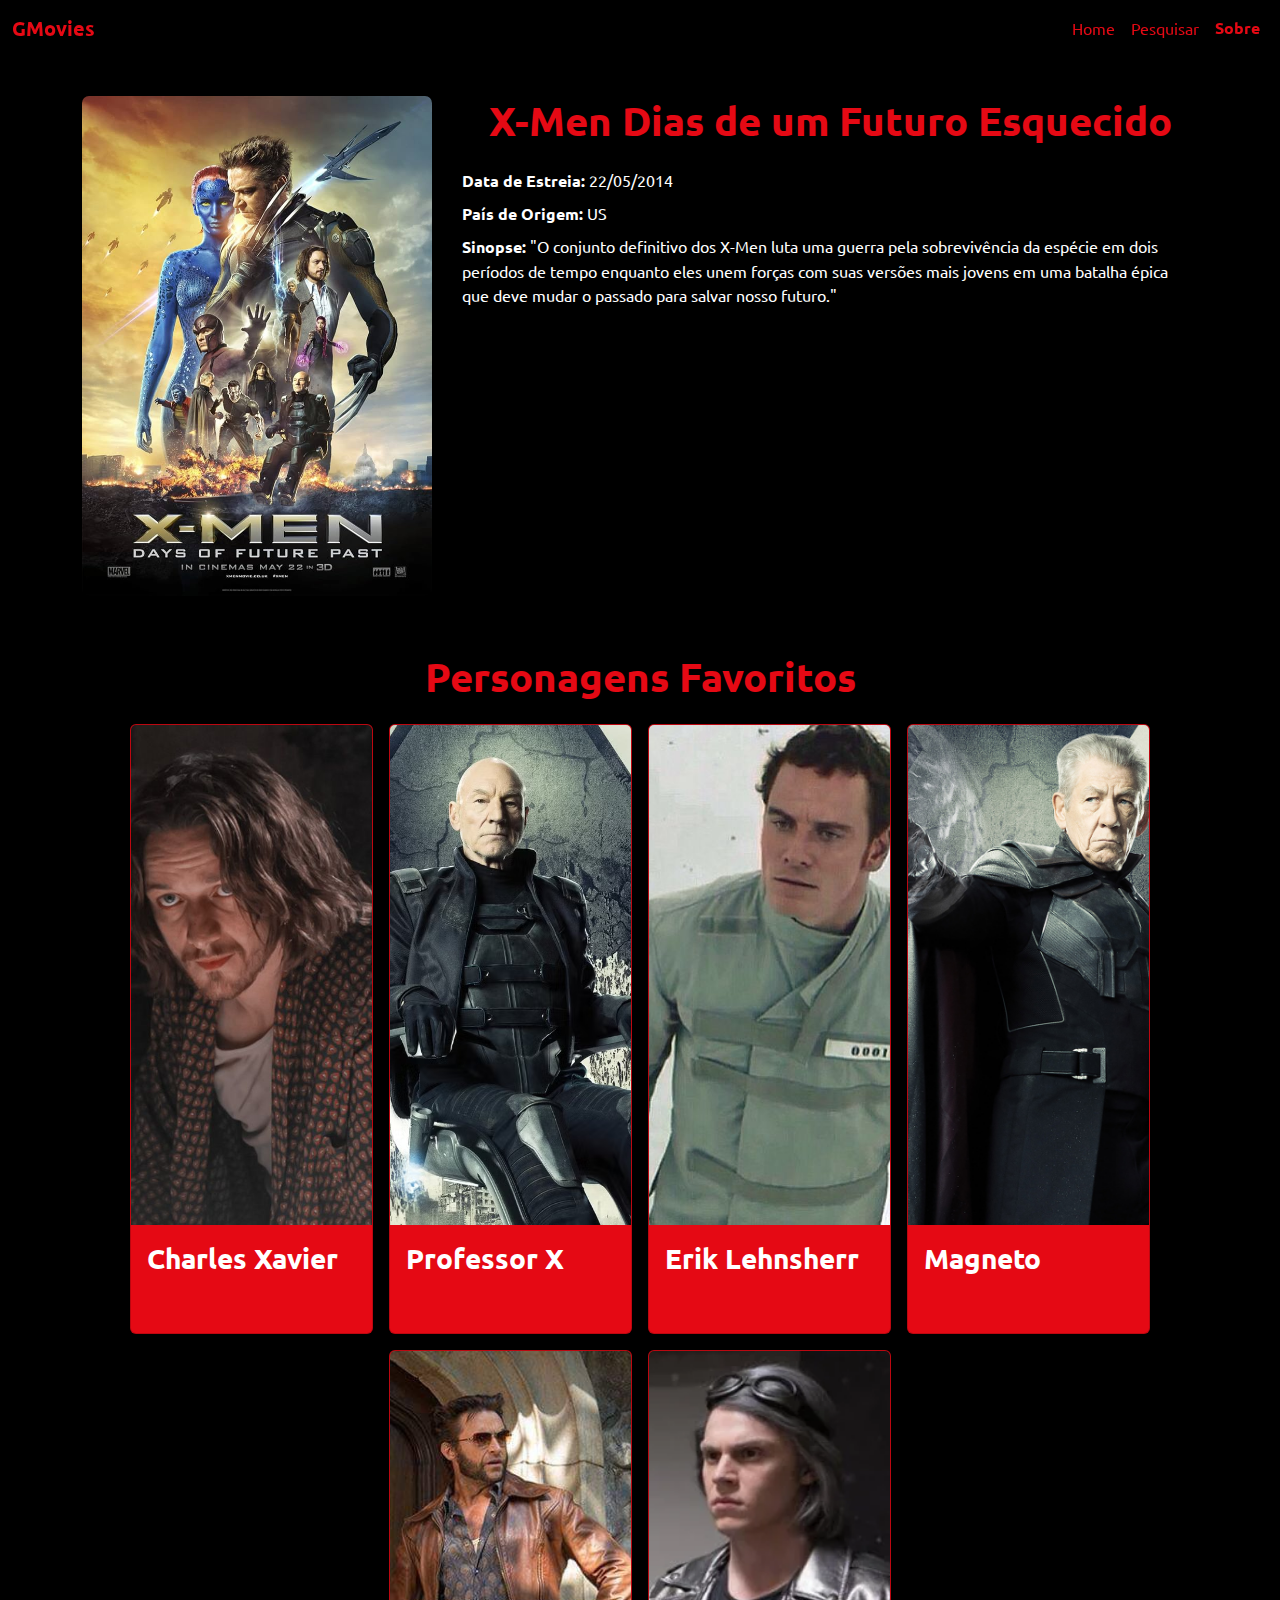
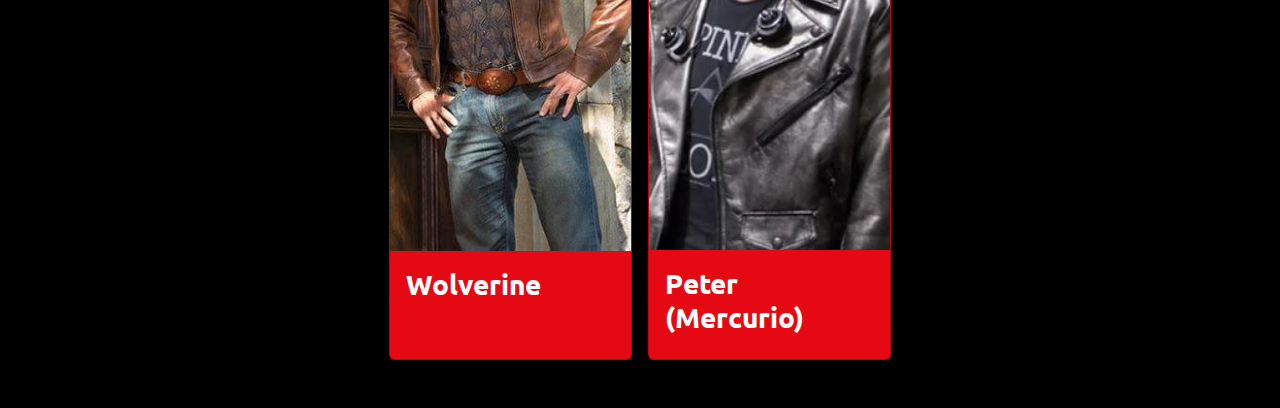
<file: dofp.html>
<!doctype html>
<html lang="pt-br">

<head>
    <meta charset="utf-8">
    <meta name="viewport" content="width=device-width, initial-scale=1">
    <title>GMovies</title>
    <link rel="shortcut icon" href="img/GMovies logo.png" type="image/x-icon">
    <link href="https://cdn.jsdelivr.net/npm/bootstrap@5.3.3/dist/css/bootstrap.min.css" rel="stylesheet"
        integrity="sha384-QWTKZyjpPEjISv5WaRU9OFeRpok6YctnYmDr5pNlyT2bRjXh0JMhjY6hW+ALEwIH" crossorigin="anonymous">
    <link rel="preconnect" href="https://fonts.googleapis.com">
    <link rel="preconnect" href="https://fonts.gstatic.com" crossorigin>
    <link
        href="https://fonts.googleapis.com/css2?family=Ubuntu:ital,wght@0,300;0,400;0,500;0,700;1,300;1,400;1,500;1,700&display=swap"
        rel="stylesheet">
    <link rel="stylesheet" href="site.css">
</head>

<body>
    <!-- Inicio da NavBar -->
    <nav class="navbar navbar-expand-lg fixed-top navbar-dark">
        <div class="container-fluid">
            <a class="navbar-brand" href="index.html">GMovies</a>
            <button class="navbar-toggler" type="button" data-bs-toggle="collapse"
                data-bs-target="#navbarSupportedContent" aria-controls="navbarSupportedContent" aria-expanded="false"
                aria-label="Toggle navigation">
                <span class="navbar-toggler-icon"></span>
            </button>
            <div class="collapse navbar-collapse" id="navbarSupportedContent">
                <ul class="navbar-nav ms-auto ">
                    <li class="nav-item">
                        <a class="nav-link" href="index.html">Home</a>
                    </li>
                    <li class="nav-item">
                        <a class="nav-link" href="pesquisar.html">Pesquisar</a>
                    </li>
                    <li class="nav-item">
                        <a class="nav-link active" aria-current="page" href="sobre.html">Sobre</a>
                    </li>
                </ul>
            </div>
        </div>
    </nav>
    <!-- Fim da NavBar -->

    <div class="container mt-5 py-5 text-white">
        <div class="row">
            <div class="col-md-4">
                <img src="img/poster/dofp.jpg" alt="X-Men Dias de um Futuro Esquecido" class="poster posterFav">
            </div>
            <div class="col-md-8">
                <h1 class="mb-4 tituloSobre">X-Men Dias de um Futuro Esquecido</h1>
                <p class="mb-2"><b>Data de Estreia:</b> 22/05/2014</p>
                <p class="mb-2"><b>País de Origem:</b> US</p>
                <p class="mb-1"><b>Sinopse:</b> "O conjunto definitivo dos X-Men luta uma guerra pela sobrevivência da
                    espécie em dois períodos de tempo enquanto eles unem forças com suas versões mais jovens em uma
                    batalha épica que deve mudar o passado para salvar nosso futuro."</p>
            </div>
        </div>
        <div class="row mt-5 mb-3 text-white">
            <h1 class="my-2 mt-2 tituloSobre">Personagens Favoritos</h1>
        </div>

        <div class="row row-cols-1 row-cols-sm-2 row-cols-md-3 row-cols-lg-4 g-3 px-5 d-flex justify-content-center">

            <!-- Inicio do Card Charles/McAvoy -->
            <div class="col">
                <div class="card card-uniformFav" style="background-color: #e50914;">
                    <img src="img/personagem/charles.jpg" alt="Charles Xavier" class="card-img-top">
                    <div class="card-body text-white">
                        <h3 class="card-title"><b>Charles Xavier</b></h3>
                    </div>
                </div>
            </div>
            <!-- Fim do Card Charles/McAvoy -->
            <!-- Inicio do Card Charles/Stewart -->
            <div class="col">
                <div class="card card-uniformFav" style="background-color: #e50914;">
                    <img src="img/personagem/professorX.avif" alt="Professor X" class="card-img-top">
                    <div class="card-body text-white">
                        <h3 class="card-title"><b>Professor X</b></h3>
                    </div>
                </div>
            </div>
            <!-- Fim do Card Charles/Stewart -->
            <!-- Inicio do Card Magneto/Fassbeder -->
            <div class="col">
                <div class="card card-uniformFav" style="background-color: #e50914;">
                    <img src="img/personagem/erik.jpg" alt="Erik Lehnsherr" class="card-img-top">
                    <div class="card-body text-white">
                        <h3 class="card-title"><b>Erik Lehnsherr</b></h3>
                    </div>
                </div>
            </div>
            <!-- Fim do Card Magneto/Fassbeder -->
            <!-- Inicio do Card Magneto/Ian -->
            <div class="col">
                <div class="card card-uniformFav" style="background-color: #e50914;">
                    <img src="img/personagem/magneto.jpg" alt="Magneto" class="card-img-top">
                    <div class="card-body text-white">
                        <h3 class="card-title"><b>Magneto</b></h3>
                    </div>
                </div>
            </div>
            <!-- Fim do Card Magneto/Ian -->
            <!-- Inicio do Card Wolverine -->
            <div class="col">
                <div class="card card-uniformFav" style="background-color: #e50914;">
                    <img src="img/personagem/logan.jpg" alt="Wolverine" class="card-img-top">
                    <div class="card-body text-white">
                        <h3 class="card-title"><b>Wolverine</b></h3>
                    </div>
                </div>
            </div>
            <!-- Fim do Card Wolverine -->
            <!-- Inicio do Card Mercurio -->
            <div class="col">
                <div class="card card-uniformFav" style="background-color: #e50914;">
                    <img src="img/personagem/peter.webp" alt="Peter (Mercurio)" class="card-img-top">
                    <div class="card-body text-white">
                        <h3 class="card-title"><b>Peter (Mercurio)</b></h3>
                    </div>
                </div>
            </div>
            <!-- Fim do Card Mercurio -->
        </div>
</body>

</html>
</file>
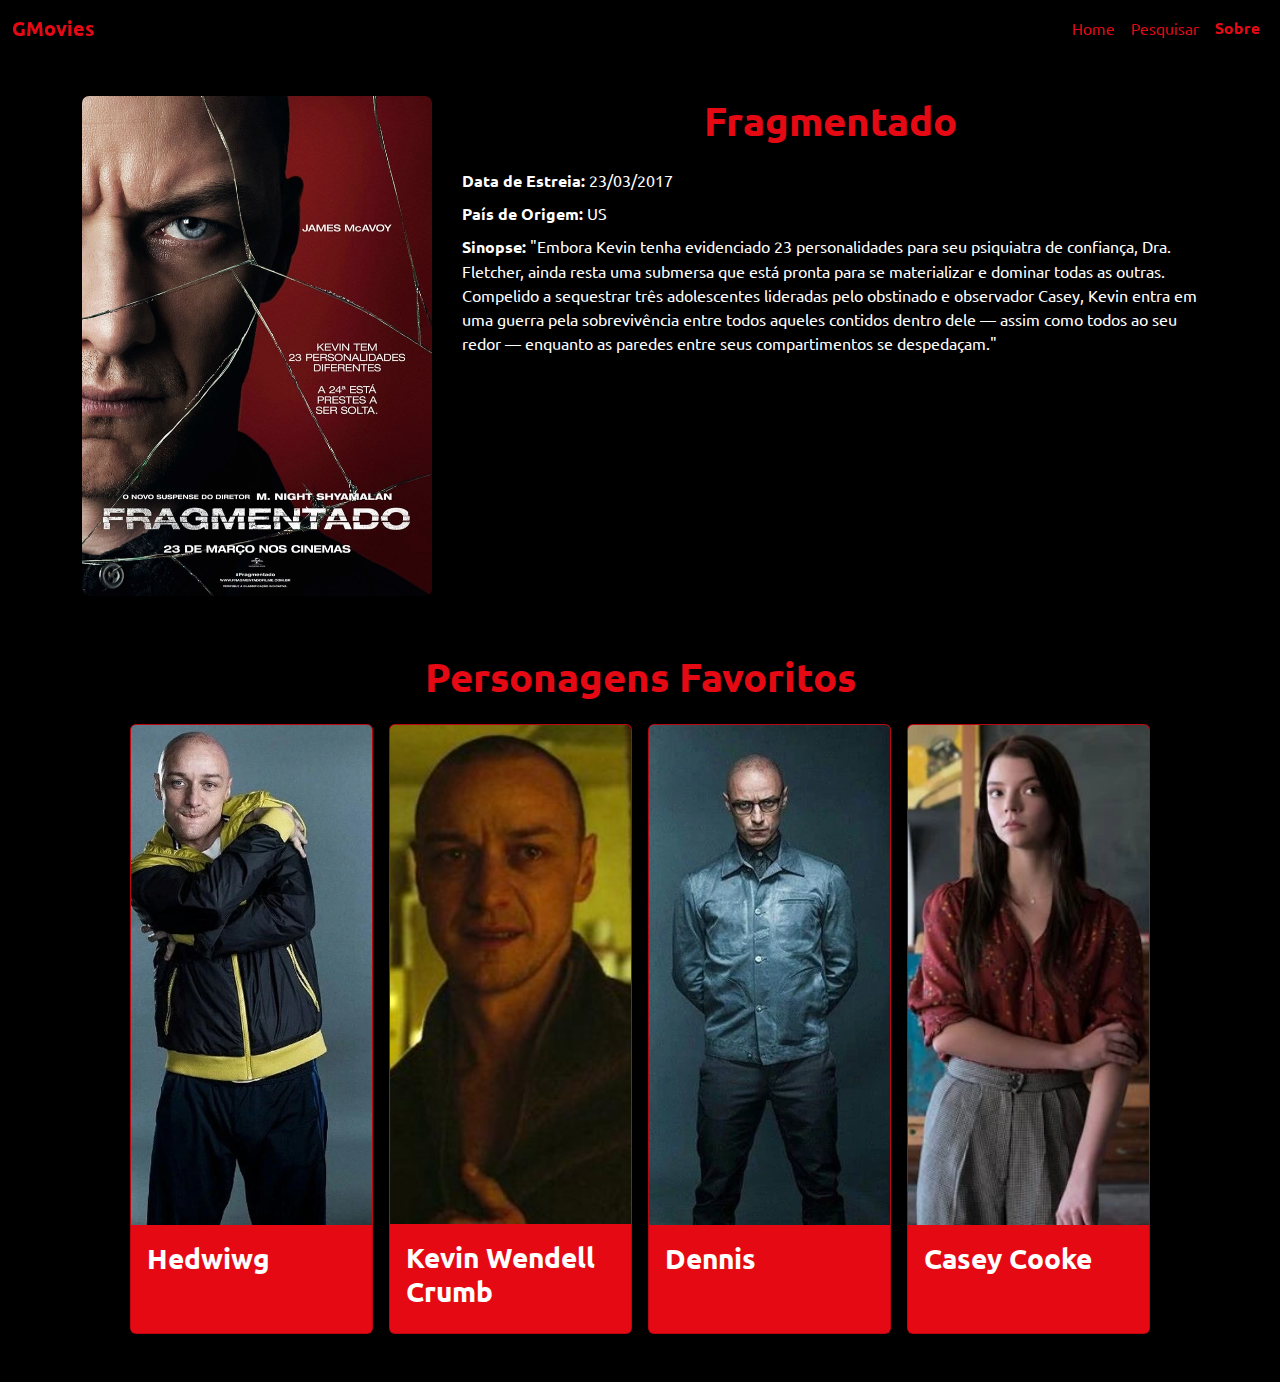
<file: fragmentado.html>
<!doctype html>
<html lang="pt-br">

<head>
    <meta charset="utf-8">
    <meta name="viewport" content="width=device-width, initial-scale=1">
    <title>GMovies</title>
    <link rel="shortcut icon" href="img/GMovies logo.png" type="image/x-icon">
    <link href="https://cdn.jsdelivr.net/npm/bootstrap@5.3.3/dist/css/bootstrap.min.css" rel="stylesheet"
        integrity="sha384-QWTKZyjpPEjISv5WaRU9OFeRpok6YctnYmDr5pNlyT2bRjXh0JMhjY6hW+ALEwIH" crossorigin="anonymous">
    <link rel="preconnect" href="https://fonts.googleapis.com">
    <link rel="preconnect" href="https://fonts.gstatic.com" crossorigin>
    <link
        href="https://fonts.googleapis.com/css2?family=Ubuntu:ital,wght@0,300;0,400;0,500;0,700;1,300;1,400;1,500;1,700&display=swap"
        rel="stylesheet">
    <link rel="stylesheet" href="site.css">
</head>

<body>
    <!-- Inicio da NavBar -->
    <nav class="navbar navbar-expand-lg fixed-top navbar-dark">
        <div class="container-fluid">
            <a class="navbar-brand" href="index.html">GMovies</a>
            <button class="navbar-toggler" type="button" data-bs-toggle="collapse"
                data-bs-target="#navbarSupportedContent" aria-controls="navbarSupportedContent" aria-expanded="false"
                aria-label="Toggle navigation">
                <span class="navbar-toggler-icon"></span>
            </button>
            <div class="collapse navbar-collapse" id="navbarSupportedContent">
                <ul class="navbar-nav ms-auto ">
                    <li class="nav-item">
                        <a class="nav-link" href="index.html">Home</a>
                    </li>
                    <li class="nav-item">
                        <a class="nav-link" href="pesquisar.html">Pesquisar</a>
                    </li>
                    <li class="nav-item">
                        <a class="nav-link active" aria-current="page" href="sobre.html">Sobre</a>
                    </li>
                </ul>
            </div>
        </div>
    </nav>
    <!-- Fim da NavBar -->

    <div class="container mt-5 py-5 text-white">
        <div class="row">
            <div class="col-md-4">
                <img src="img/poster/fragmentado.jpg" alt="Fragmentado" class="poster posterFav">
            </div>
            <div class="col-md-8">
                <h1 class="mb-4 tituloSobre">Fragmentado</h1>
                <p class="mb-2"><b>Data de Estreia:</b> 23/03/2017</p>
                <p class="mb-2"><b>País de Origem:</b> US</p>
                <p class="mb-1"><b>Sinopse:</b> "Embora Kevin tenha evidenciado 23 personalidades para seu psiquiatra de
                    confiança, Dra. Fletcher, ainda resta uma submersa que está pronta para se materializar e dominar
                    todas as outras. Compelido a sequestrar três adolescentes lideradas pelo obstinado e observador
                    Casey, Kevin entra em uma guerra pela sobrevivência entre todos aqueles contidos dentro dele — assim
                    como todos ao seu redor — enquanto as paredes entre seus compartimentos se despedaçam."</p>
            </div>
        </div>
        <div class="row mt-5 mb-3 text-white">
            <h1 class="my-2 mt-2 tituloSobre">Personagens Favoritos</h1>
        </div>

        <div class="row row-cols-1 row-cols-sm-2 row-cols-md-3 row-cols-lg-4 g-3 px-5 d-flex justify-content-center">

            <!-- Inicio do Card Hedwiwg -->
            <div class="col">
                <div class="card card-uniformFav" style="background-color: #e50914;">
                    <img src="img/personagem/Hedwig.webp" alt="Hedwiwg" class="card-img-top">
                    <div class="card-body text-white">
                        <h3 class="card-title"><b>Hedwiwg</b></h3>
                    </div>
                </div>
            </div>
            <!-- Fim do Card Hedwiwg -->
            <!-- Inicio do Card Kevin -->
            <div class="col">
                <div class="card card-uniformFav" style="background-color: #e50914;">
                    <img src="img/personagem/kevin.jpg" alt="Kevin Wendell Crumb" class="card-img-top">
                    <div class="card-body text-white">
                        <h3 class="card-title"><b>Kevin Wendell Crumb</b></h3>
                    </div>
                </div>
            </div>
            <!-- Fim do Card Kevin -->
            <!-- Inicio do Card Dennis -->
            <div class="col">
                <div class="card card-uniformFav" style="background-color: #e50914;">
                    <img src="img/personagem/dennis.webp" alt="Dennis" class="card-img-top">
                    <div class="card-body text-white">
                        <h3 class="card-title"><b>Dennis</b></h3>
                    </div>
                </div>
            </div>
            <!-- Fim do Card Dennis -->
            <!-- Inicio do Card Casey -->
            <div class="col">
                <div class="card card-uniformFav" style="background-color: #e50914;">
                    <img src="img/personagem/casey.webp" alt="Casey Cooke" class="card-img-top">
                    <div class="card-body text-white">
                        <h3 class="card-title"><b>Casey Cooke</b></h3>
                    </div>
                </div>
            </div>
            <!-- Fim do Card Casey -->
        </div>
</body>

</html>
</file>
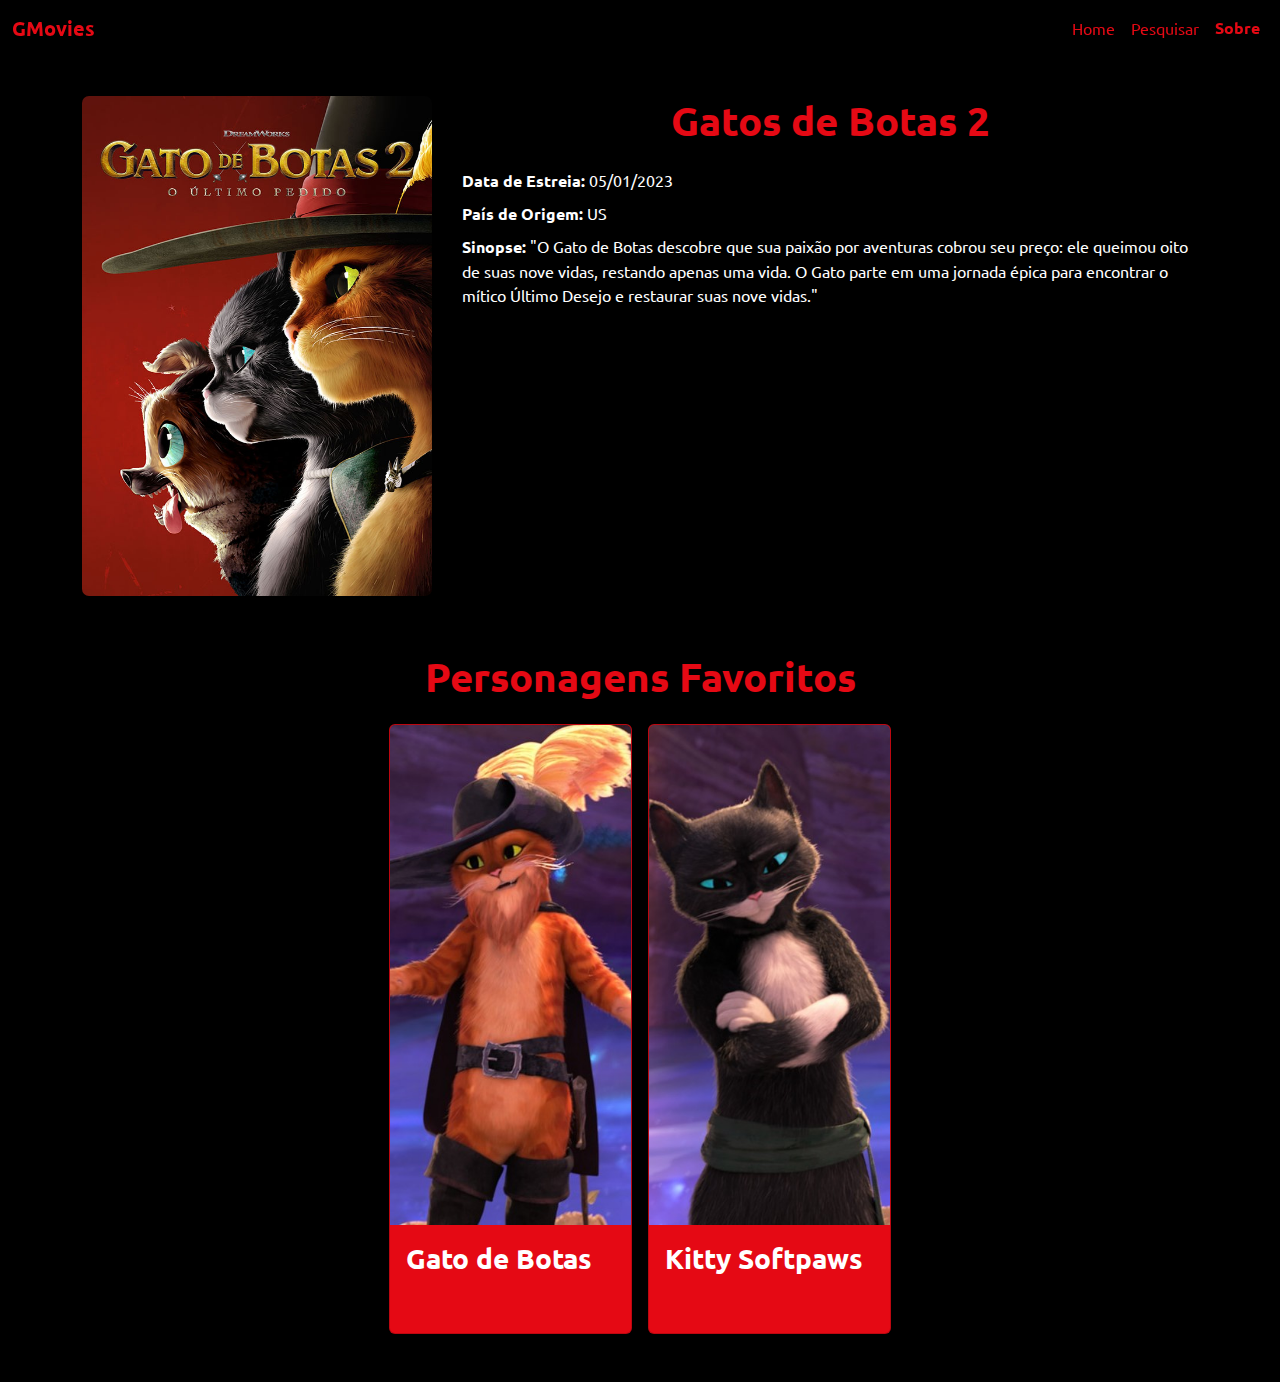
<file: gato.html>
<!doctype html>
<html lang="pt-br">

<head>
    <meta charset="utf-8">
    <meta name="viewport" content="width=device-width, initial-scale=1">
    <title>GMovies</title>
    <link rel="shortcut icon" href="img/GMovies logo.png" type="image/x-icon">
    <link href="https://cdn.jsdelivr.net/npm/bootstrap@5.3.3/dist/css/bootstrap.min.css" rel="stylesheet"
        integrity="sha384-QWTKZyjpPEjISv5WaRU9OFeRpok6YctnYmDr5pNlyT2bRjXh0JMhjY6hW+ALEwIH" crossorigin="anonymous">
    <link rel="preconnect" href="https://fonts.googleapis.com">
    <link rel="preconnect" href="https://fonts.gstatic.com" crossorigin>
    <link
        href="https://fonts.googleapis.com/css2?family=Ubuntu:ital,wght@0,300;0,400;0,500;0,700;1,300;1,400;1,500;1,700&display=swap"
        rel="stylesheet">
    <link rel="stylesheet" href="site.css">
</head>

<body>
    <!-- Inicio da NavBar -->
    <nav class="navbar navbar-expand-lg fixed-top navbar-dark">
        <div class="container-fluid">
            <a class="navbar-brand" href="index.html">GMovies</a>
            <button class="navbar-toggler" type="button" data-bs-toggle="collapse"
                data-bs-target="#navbarSupportedContent" aria-controls="navbarSupportedContent" aria-expanded="false"
                aria-label="Toggle navigation">
                <span class="navbar-toggler-icon"></span>
            </button>
            <div class="collapse navbar-collapse" id="navbarSupportedContent">
                <ul class="navbar-nav ms-auto ">
                    <li class="nav-item">
                        <a class="nav-link" href="index.html">Home</a>
                    </li>
                    <li class="nav-item">
                        <a class="nav-link" href="pesquisar.html">Pesquisar</a>
                    </li>
                    <li class="nav-item">
                        <a class="nav-link active" aria-current="page" href="sobre.html">Sobre</a>
                    </li>
                </ul>
            </div>
        </div>
    </nav>
    <!-- Fim da NavBar -->

    <div class="container mt-5 py-5 text-white">
        <div class="row">
            <div class="col-md-4">
                <img src="img/poster/gatoBotas2.jpg" alt="Gato de Botas 2" class="poster posterFav">
            </div>
            <div class="col-md-8">
                <h1 class="mb-4 tituloSobre">Gatos de Botas 2</h1>
                <p class="mb-2"><b>Data de Estreia:</b> 05/01/2023</p>
                <p class="mb-2"><b>País de Origem:</b> US</p>
                <p class="mb-1"><b>Sinopse:</b> "O Gato de Botas descobre que sua paixão por aventuras cobrou seu preço: ele queimou oito de suas nove vidas, restando apenas uma vida. O Gato parte em uma jornada épica para encontrar o mítico Último Desejo e restaurar suas nove vidas."</p>
            </div>
        </div>
        <div class="row mt-5 mb-3 text-white">
            <h1 class="my-2 mt-2 tituloSobre">Personagens Favoritos</h1>
        </div>

        <div class="row row-cols-1 row-cols-sm-2 row-cols-md-3 row-cols-lg-4 g-3 px-5 d-flex justify-content-center">

            <!-- Inicio do Card Gato de Botas -->
            <div class="col">
                <div class="card card-uniformFav" style="background-color: #e50914;">
                    <img src="img/personagem/puss.jpg" alt="Gato de Botas" class="card-img-top">
                    <div class="card-body text-white">
                        <h3 class="card-title"><b>Gato de Botas</b></h3>
                    </div>
                </div>
            </div>
            <!-- Fim do Card Gato de Botas -->
            <!-- Inicio do Card Kitty -->
            <div class="col">
                <div class="card card-uniformFav" style="background-color: #e50914;">
                    <img src="img/personagem/kitty.jpg" alt="Kitty Softpaws" class="card-img-top">
                    <div class="card-body text-white">
                        <h3 class="card-title"><b>Kitty Softpaws</b></h3>
                    </div>
                </div>
            </div>
            <!-- Fim do Card Kitty -->
        </div>
</body>

</html>
</file>
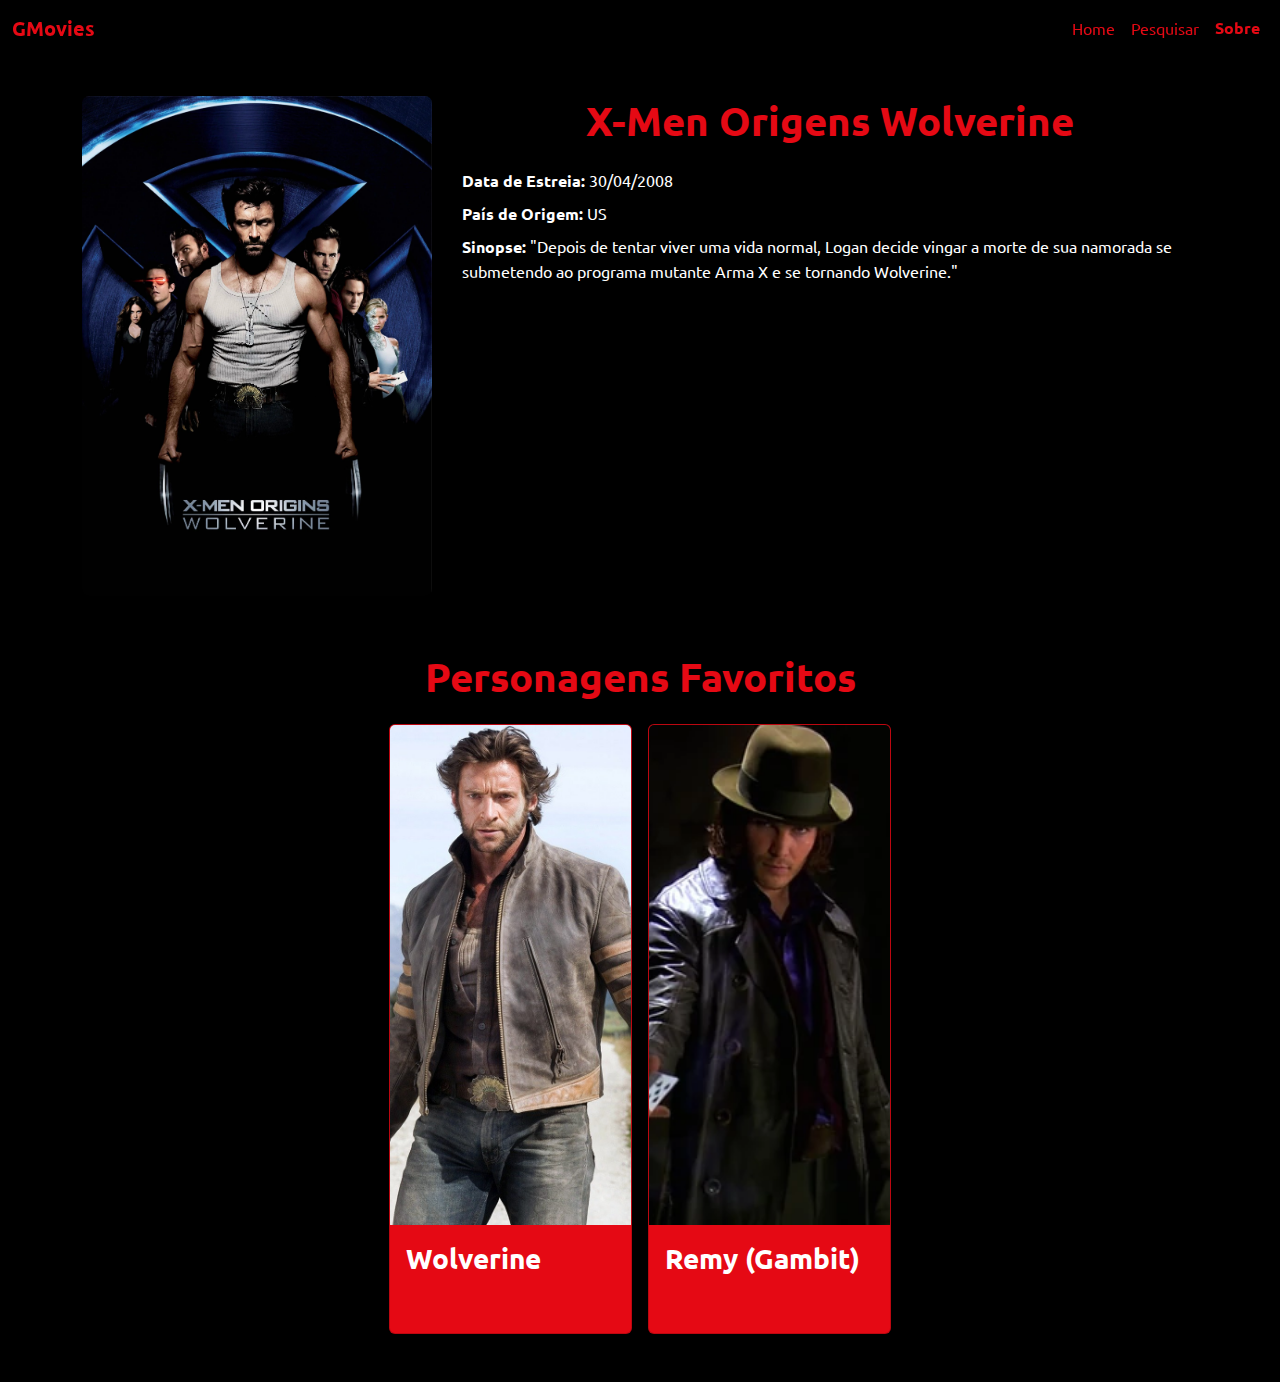
<file: origins.html>
<!doctype html>
<html lang="pt-br">

<head>
    <meta charset="utf-8">
    <meta name="viewport" content="width=device-width, initial-scale=1">
    <title>GMovies</title>
    <link rel="shortcut icon" href="img/GMovies logo.png" type="image/x-icon">
    <link href="https://cdn.jsdelivr.net/npm/bootstrap@5.3.3/dist/css/bootstrap.min.css" rel="stylesheet"
        integrity="sha384-QWTKZyjpPEjISv5WaRU9OFeRpok6YctnYmDr5pNlyT2bRjXh0JMhjY6hW+ALEwIH" crossorigin="anonymous">
    <link rel="preconnect" href="https://fonts.googleapis.com">
    <link rel="preconnect" href="https://fonts.gstatic.com" crossorigin>
    <link
        href="https://fonts.googleapis.com/css2?family=Ubuntu:ital,wght@0,300;0,400;0,500;0,700;1,300;1,400;1,500;1,700&display=swap"
        rel="stylesheet">
    <link rel="stylesheet" href="site.css">
</head>

<body>
    <!-- Inicio da NavBar -->
    <nav class="navbar navbar-expand-lg fixed-top navbar-dark">
        <div class="container-fluid">
            <a class="navbar-brand" href="index.html">GMovies</a>
            <button class="navbar-toggler" type="button" data-bs-toggle="collapse"
                data-bs-target="#navbarSupportedContent" aria-controls="navbarSupportedContent" aria-expanded="false"
                aria-label="Toggle navigation">
                <span class="navbar-toggler-icon"></span>
            </button>
            <div class="collapse navbar-collapse" id="navbarSupportedContent">
                <ul class="navbar-nav ms-auto ">
                    <li class="nav-item">
                        <a class="nav-link" href="index.html">Home</a>
                    </li>
                    <li class="nav-item">
                        <a class="nav-link" href="pesquisar.html">Pesquisar</a>
                    </li>
                    <li class="nav-item">
                        <a class="nav-link active" aria-current="page" href="sobre.html">Sobre</a>
                    </li>
                </ul>
            </div>
        </div>
    </nav>
    <!-- Fim da NavBar -->

    <div class="container mt-5 py-5 text-white">
        <div class="row">
            <div class="col-md-4">
                <img src="img/poster/originsWolverine.jpg" alt="X-Men Origens Wolverine" class="poster posterFav">
            </div>
            <div class="col-md-8">
                <h1 class="mb-4 tituloSobre">X-Men Origens Wolverine</h1>
                <p class="mb-2"><b>Data de Estreia:</b> 30/04/2008</p>
                <p class="mb-2"><b>País de Origem:</b> US</p>
                <p class="mb-1"><b>Sinopse:</b> "Depois de tentar viver uma vida normal, Logan decide vingar a morte de sua namorada se submetendo ao programa mutante Arma X e se tornando Wolverine."</p>
            </div>
        </div>
        <div class="row mt-5 mb-3 text-white">
            <h1 class="my-2 mt-2 tituloSobre">Personagens Favoritos</h1>
        </div>

        <div class="row row-cols-1 row-cols-sm-2 row-cols-md-3 row-cols-lg-4 g-3 px-5 d-flex justify-content-center">

            <!-- Inicio do Card Wolverine -->
            <div class="col">
                <div class="card card-uniformFav" style="background-color: #e50914;">
                    <img src="img/personagem/originsLogan.jpg" alt="Wolverine" class="card-img-top">
                    <div class="card-body text-white">
                        <h3 class="card-title"><b>Wolverine</b></h3>
                    </div>
                </div>
            </div>
            <!-- Fim do Card Wolverine -->
            <!-- Inicio do Card Gambit -->
            <div class="col">
                <div class="card card-uniformFav" style="background-color: #e50914;">
                    <img src="img/personagem/gambit.webp" alt="Remy (Gambit)" class="card-img-top">
                    <div class="card-body text-white">
                        <h3 class="card-title"><b>Remy (Gambit)</b></h3>
                    </div>
                </div>
            </div>
            <!-- Fim do Card Gambit -->
        </div>
</body>

</html>
</file>
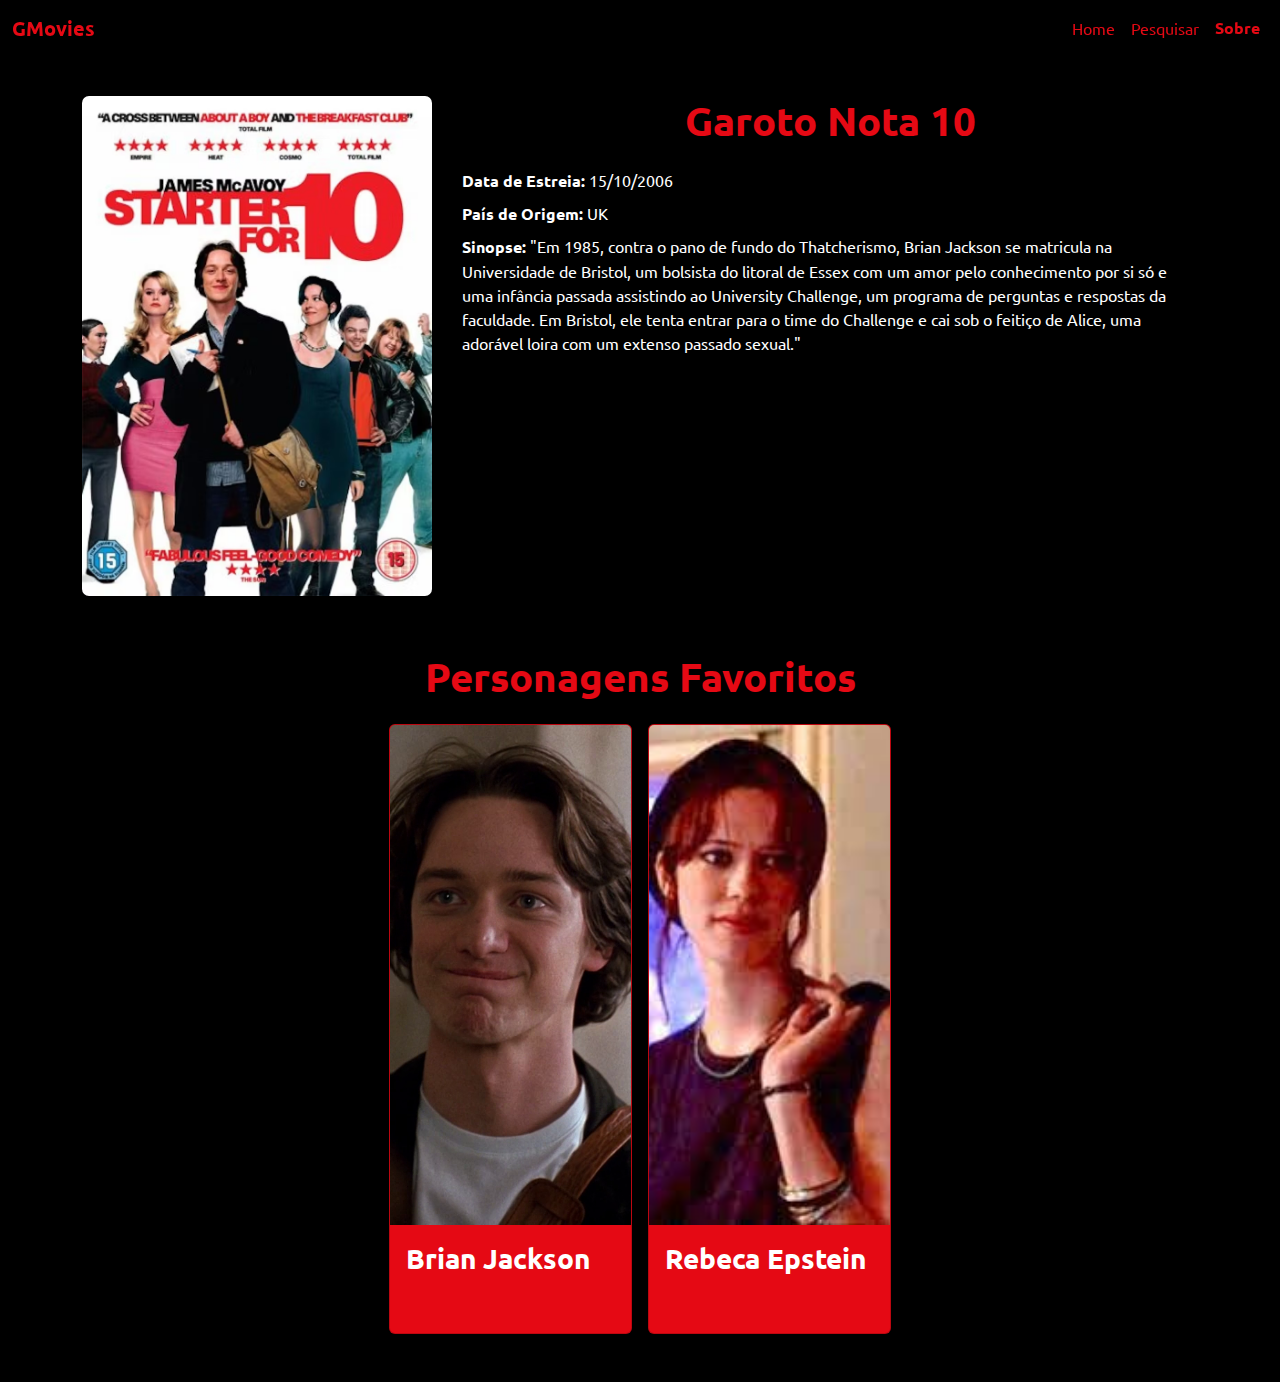
<file: st10.html>
<!doctype html>
<html lang="pt-br">

<head>
    <meta charset="utf-8">
    <meta name="viewport" content="width=device-width, initial-scale=1">
    <title>GMovies</title>
    <link rel="shortcut icon" href="img/GMovies logo.png" type="image/x-icon">
    <link href="https://cdn.jsdelivr.net/npm/bootstrap@5.3.3/dist/css/bootstrap.min.css" rel="stylesheet"
        integrity="sha384-QWTKZyjpPEjISv5WaRU9OFeRpok6YctnYmDr5pNlyT2bRjXh0JMhjY6hW+ALEwIH" crossorigin="anonymous">
    <link rel="preconnect" href="https://fonts.googleapis.com">
    <link rel="preconnect" href="https://fonts.gstatic.com" crossorigin>
    <link
        href="https://fonts.googleapis.com/css2?family=Ubuntu:ital,wght@0,300;0,400;0,500;0,700;1,300;1,400;1,500;1,700&display=swap"
        rel="stylesheet">
    <link rel="stylesheet" href="site.css">
</head>

<body>
    <!-- Inicio da NavBar -->
    <nav class="navbar navbar-expand-lg fixed-top navbar-dark">
        <div class="container-fluid">
            <a class="navbar-brand" href="index.html">GMovies</a>
            <button class="navbar-toggler" type="button" data-bs-toggle="collapse"
                data-bs-target="#navbarSupportedContent" aria-controls="navbarSupportedContent" aria-expanded="false"
                aria-label="Toggle navigation">
                <span class="navbar-toggler-icon"></span>
            </button>
            <div class="collapse navbar-collapse" id="navbarSupportedContent">
                <ul class="navbar-nav ms-auto ">
                    <li class="nav-item">
                        <a class="nav-link" href="index.html">Home</a>
                    </li>
                    <li class="nav-item">
                        <a class="nav-link" href="pesquisar.html">Pesquisar</a>
                    </li>
                    <li class="nav-item">
                        <a class="nav-link active" aria-current="page" href="sobre.html">Sobre</a>
                    </li>
                </ul>
            </div>
        </div>
    </nav>
    <!-- Fim da NavBar -->

    <div class="container mt-5 py-5 text-white">
        <div class="row">
            <div class="col-md-4">
                <img src="img/poster/starterFor10.jpg" alt="X-Men Origens Wolverine" class="poster posterFav">
            </div>
            <div class="col-md-8">
                <h1 class="mb-4 tituloSobre">Garoto Nota 10</h1>
                <p class="mb-2"><b>Data de Estreia:</b> 15/10/2006</p>
                <p class="mb-2"><b>País de Origem:</b> UK</p>
                <p class="mb-1"><b>Sinopse:</b> "Em 1985, contra o pano de fundo do Thatcherismo, Brian Jackson se matricula na Universidade de Bristol, um bolsista do litoral de Essex com um amor pelo conhecimento por si só e uma infância passada assistindo ao University Challenge, um programa de perguntas e respostas da faculdade. Em Bristol, ele tenta entrar para o time do Challenge e cai sob o feitiço de Alice, uma adorável loira com um extenso passado sexual."</p>
            </div>
        </div>
        <div class="row mt-5 mb-3 text-white">
            <h1 class="my-2 mt-2 tituloSobre">Personagens Favoritos</h1>
        </div>

        <div class="row row-cols-1 row-cols-sm-2 row-cols-md-3 row-cols-lg-4 g-3 px-5 d-flex justify-content-center">

            <!-- Inicio do Card Brian -->
            <div class="col">
                <div class="card card-uniformFav" style="background-color: #e50914;">
                    <img src="img/personagem/brian.png" alt="Brian Jackson" class="card-img-top">
                    <div class="card-body text-white">
                        <h3 class="card-title"><b>Brian Jackson</b></h3>
                    </div>
                </div>
            </div>
            <!-- Fim do Card Brian -->
            <!-- Inicio do Card Rebeca -->
            <div class="col">
                <div class="card card-uniformFav" style="background-color: #e50914;">
                    <img src="img/personagem/rebeca.jpg" alt="Rebeca Epstein" class="card-img-top">
                    <div class="card-body text-white">
                        <h3 class="card-title"><b>Rebeca Epstein</b></h3>
                    </div>
                </div>
            </div>
            <!-- Fim do Card Rebeca -->
        </div>
</body>

</html>
</file>
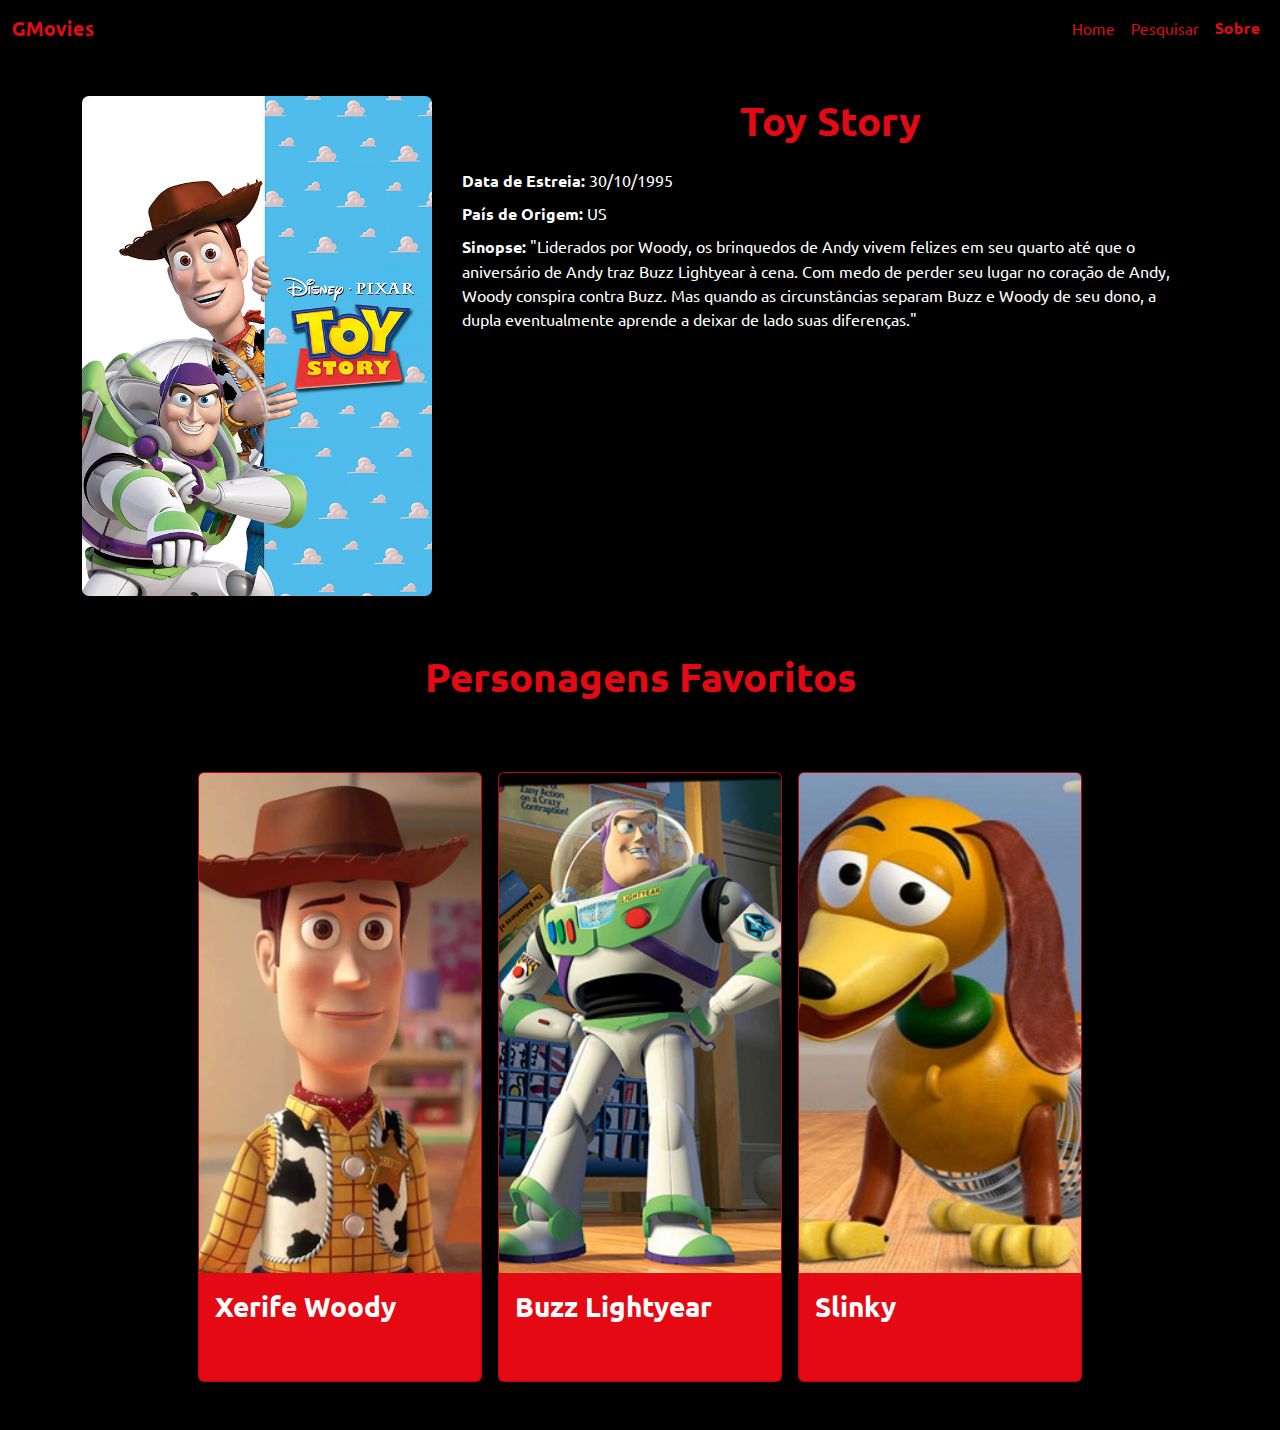
<file: toystory.html>
<!doctype html>
<html lang="pt-br">

<head>
    <meta charset="utf-8">
    <meta name="viewport" content="width=device-width, initial-scale=1">
    <title>GMovies</title>
    <link rel="shortcut icon" href="img/GMovies logo.png" type="image/x-icon">
    <link href="https://cdn.jsdelivr.net/npm/bootstrap@5.3.3/dist/css/bootstrap.min.css" rel="stylesheet"
        integrity="sha384-QWTKZyjpPEjISv5WaRU9OFeRpok6YctnYmDr5pNlyT2bRjXh0JMhjY6hW+ALEwIH" crossorigin="anonymous">
    <link rel="preconnect" href="https://fonts.googleapis.com">
    <link rel="preconnect" href="https://fonts.gstatic.com" crossorigin>
    <link
        href="https://fonts.googleapis.com/css2?family=Ubuntu:ital,wght@0,300;0,400;0,500;0,700;1,300;1,400;1,500;1,700&display=swap"
        rel="stylesheet">
    <link rel="stylesheet" href="site.css">
</head>

<body>
    <!-- Inicio da NavBar -->
    <nav class="navbar navbar-expand-lg fixed-top navbar-dark">
        <div class="container-fluid">
            <a class="navbar-brand" href="index.html">GMovies</a>
            <button class="navbar-toggler" type="button" data-bs-toggle="collapse"
                data-bs-target="#navbarSupportedContent" aria-controls="navbarSupportedContent" aria-expanded="false"
                aria-label="Toggle navigation">
                <span class="navbar-toggler-icon"></span>
            </button>
            <div class="collapse navbar-collapse" id="navbarSupportedContent">
                <ul class="navbar-nav ms-auto ">
                    <li class="nav-item">
                        <a class="nav-link" href="index.html">Home</a>
                    </li>
                    <li class="nav-item">
                        <a class="nav-link" href="pesquisar.html">Pesquisar</a>
                    </li>
                    <li class="nav-item">
                        <a class="nav-link active" aria-current="page" href="sobre.html">Sobre</a>
                    </li>
                </ul>
            </div>
        </div>
    </nav>
    <!-- Fim da NavBar -->

    <div class="container mt-5 py-5 text-white">
        <div class="row">
            <div class="col-md-4">
                <img src="img/poster/toyStory.jpg" alt="Toy Story" class="poster posterFav">
            </div>
            <div class="col-md-8">
                <h1 class="mb-4 tituloSobre">Toy Story</h1>
                <p class="mb-2"><b>Data de Estreia:</b> 30/10/1995</p>
                <p class="mb-2"><b>País de Origem:</b> US</p>
                <p class="mb-1"><b>Sinopse:</b> "Liderados por Woody, os brinquedos de Andy vivem felizes em seu quarto
                    até que o aniversário de Andy traz Buzz Lightyear à cena. Com medo de perder seu lugar no coração de
                    Andy, Woody conspira contra Buzz. Mas quando as circunstâncias separam Buzz e Woody de seu dono, a
                    dupla eventualmente aprende a deixar de lado suas diferenças."</p>
            </div>
        </div>
        <div class="row mt-5 mb-3 text-white">
            <h1 class="my-2 mt-2 tituloSobre">Personagens Favoritos</h1>
        </div>
    </div>

    <div class="row row-cols-1 row-cols-sm-2 row-cols-md-3 row-cols-lg-4 g-3 px-5 d-flex justify-content-center">

        <!-- Inicio do Card Woody -->
        <div class="col">
            <div class="card card-uniformFav mb-5" style="background-color: #e50914;">
                    <img src="img/personagem/woody.webp" alt="Xerife Woody" class="card-img-top">
                <div class="card-body text-white">
                    <h3 class="card-title"><b>Xerife Woody</b></h3>
                </div>
            </div>
        </div>
        <!-- Fim do Card Woody -->
        <!-- Inicio do Card Buzz -->
        <div class="col">
            <div class="card card-uniformFav" style="background-color: #e50914;">
                    <img src="img/personagem/buzz.jpg" alt="Buzz Lightyear" class="card-img-top">
                <div class="card-body text-white">
                    <h3 class="card-title"><b>Buzz Lightyear</b></h3>
                </div>
            </div>
        </div>
        <!-- Fim do Card Buzz -->
        <!-- Inicio do Card Slinky -->
        <div class="col">
            <div class="card card-uniformFav" style="background-color: #e50914;">
                    <img src="img/personagem/slinky.jpg" alt="Slinky" class="card-img-top">
                <div class="card-body text-white">
                    <h3 class="card-title"><b>Slinky</b></h3>
                </div>
            </div>
        </div>
        <!-- Fim do Card Slinky -->

</body>

</html>
</file>
<file: site.css>
@import url("https://cdn.jsdelivr.net/npm/bootstrap-icons@1.11.3/font/bootstrap-icons.min.css");

*{
    margin: 0;
    padding: 0;
    box-sizing: border-box;
}

body{
    font-family: 'Ubuntu', sans-serif;
    background-color: #000000;
    overflow-x: hidden;
    overflow-y: scroll;
}

.navbar{
    backdrop-filter: blur(2px);
    background-color: rgba(0, 0, 0, 0.1);
}

.navbar .navbar-brand{
    color: #e50914;
    font-weight: bold;
}

.navbar .nav-item .nav-link{
    color: #e50914;
}
a.nav-link.active{
    font-weight: bold;
}

.scrolled{
    background-color: #000000;
}

.carousel-inner{
    max-height: 100vh;
}

.carousel-inner .carousel-item img{
    max-height: 100vh;
    object-fit: cover;
}

.carousel-caption{
    background: rgba(0, 0, 0, 0.5);
    backdrop-filter: blur(5px);
    width: 100%;
    left: 0;
    padding-left: 100px;
    padding-right: 100px;
}

.carousel-caption h3{
    color: #e50914;
    font-weight: bolder;
    font-size: 32px;
}

@media only screen and (max-width: 500px){
    .carousel-caption h3{
        font-size: 20px;
    }
}

.carousel-caption p{
    color: #ffffff;
}

.rowposter{
    display: flex;
    overflow-y: hidden;
    overflow-x: scroll;
}

.rowposter a{
    cursor: inherit;
}

.rowimg{
    margin-right: 10px;
    border-radius: 20px;
    box-sizing: content-box;
    transition: transform 450ms;
    max-height: 300px;
    object-fit: contain;
}

.rowimg:hover{
    transform: scale(1.10);
}

.rowposter::-webkit-scrollbar{
    display: none;
}

#detalhes h1{
    color: #e50914;
}

.btn-color{
    color: #e50914;
}

.btnLogin-color{
    color: white;
    background-color: #e50914;
}

.poster{
    border-radius: 7px;
}

.posterFav{
    height: 500px;
    width: 350px;
}

.tituloSobre{
    color: #e50914;
    text-align: center;
    font-weight: bold;
}

.linkColor{
    color: #e50914;
}

.card-img-top{
    object-fit: cover;
    height: 500px;
    width: 100%;
}

.textDOFP{
    font-size: 22px;
}

.card-uniformFav{
    height: 610px;
    display: flex;
    flex-direction: column;
    justify-content: space-between;
}

.card-uniform{
    height: 660px;
    display: flex;
    flex-direction: column;
    justify-content: space-between;
}

.textCenter{
    text-align: center;
    font-size: 17px;
}

#pesquisar input[type=text]{
    padding: 15px 20px;
    font-weight: 600;
    border-radius: 50px;
    width: 100%;
    font-size: 18px;
    border: #e50914 solid 2px;
}

#pesquisar button{
    padding: 12px;
    font-size: 20px;
    top: 1px;
    right: 0;
    border-radius: 50%;
    width: 60px;
    border: #e50914 solid 2px;
    background-color: #e50914;
    color: white;
}

.loader{
    position: absolute;
    left: 43%;
    top: 40%;
    z-index: 100;
    border: 24px solid #f3f3f3;
    border-radius: 50%;
    border-top: 24px solid #e50914;
    width: 200px;
    height: 200px;
    -webkit-animation: spin 2s linear infinite; /* Safari */
    animation: spin 2s linear infinite;
  }
  
  /* Safari */
  @-webkit-keyframes spin{
    0% { -webkit-transform: rotate(0deg); }
    100% { -webkit-transform: rotate(360deg); }
  }
  
  @keyframes spin{
    0% { transform: rotate(0deg); }
    100% { transform: rotate(360deg); }
  }
</file>
